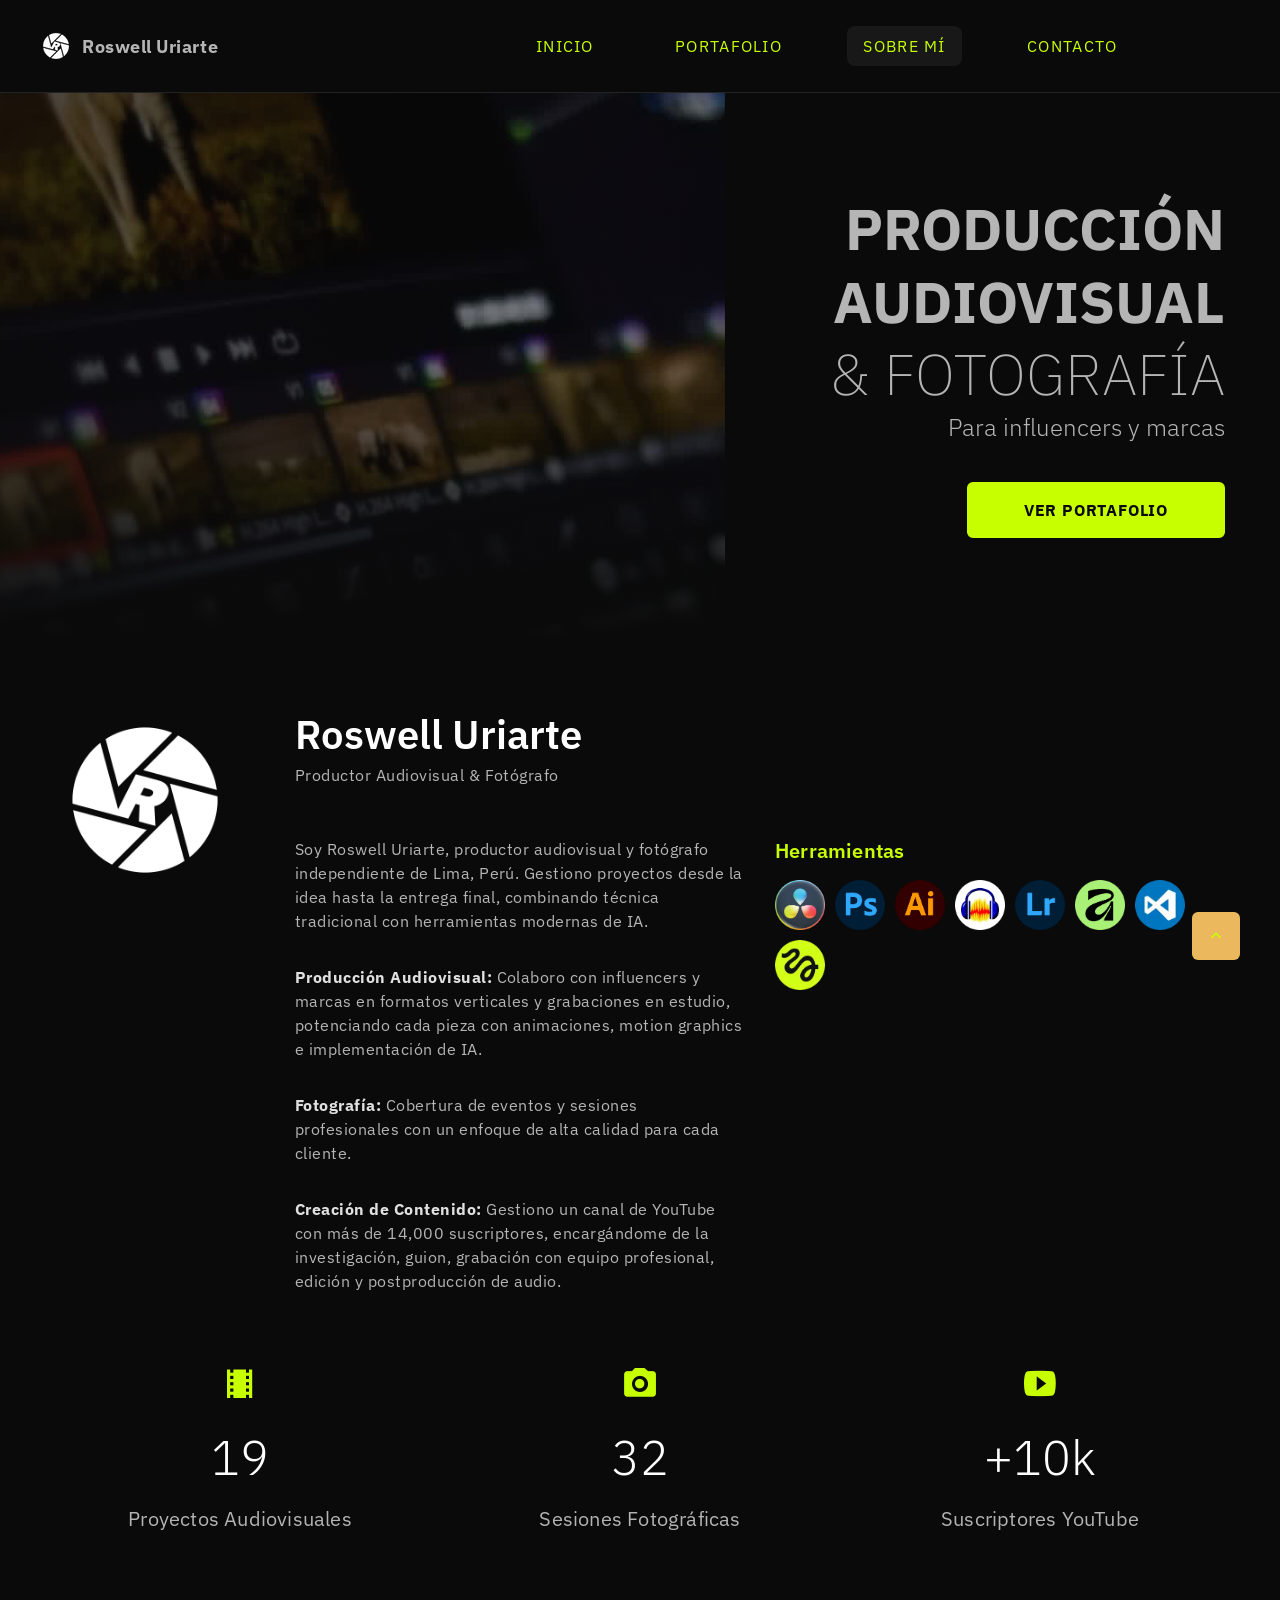
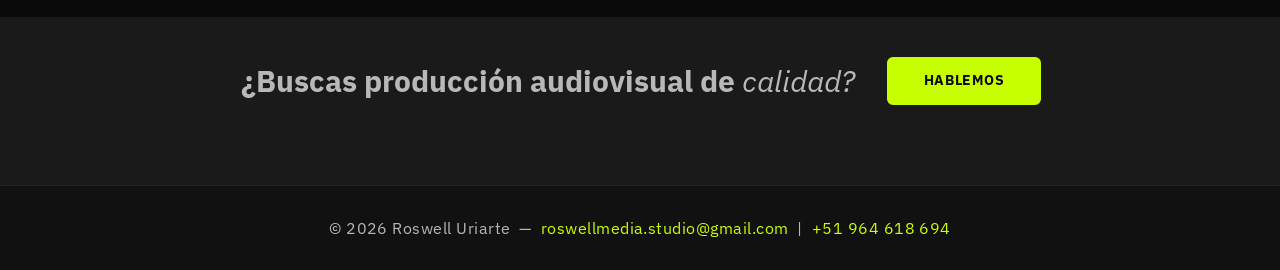
<file: index.html>
<!DOCTYPE html>
<html class="wide wow-animation" lang="es" style="background:#0a0a0a;">
  <head>
    <title>Roswell Uriarte</title>
    <meta name="format-detection" content="telephone=no">
    <meta name="viewport" content="width=device-width height=device-height initial-scale=1.0 maximum-scale=1.0 user-scalable=0">
    <meta http-equiv="X-UA-Compatible" content="IE=edge">
    <meta charset="utf-8">
    <meta name="theme-color" content="#0a0a0a">
    <meta name="description" content="Roswell Uriarte — Productor audiovisual y fotógrafo independiente en Lima, Perú. Producción de video, fotografía de eventos y creación de contenido para influencers y marcas.">
    <meta property="og:title" content="Roswell Uriarte — Producción Audiovisual &amp; Fotografía">
    <meta property="og:description" content="Productor audiovisual y fotógrafo independiente en Lima, Perú. Producción de video, fotografía de eventos y creación de contenido.">
    <meta property="og:image" content="https://roswelluriarte.com/IMG/hero-bg.jpg">
    <meta property="og:url" content="https://roswelluriarte.com/">
    <meta property="og:type" content="website">
    <meta name="twitter:card" content="summary_large_image">
    <link rel="icon" href="IMG/favicon.png" type="image/x-icon">
    <link rel="preconnect" href="https://fonts.googleapis.com">
    <link rel="preconnect" href="https://fonts.gstatic.com" crossorigin>
    <link rel="stylesheet" type="text/css" href="//fonts.googleapis.com/css?family=Work+Sans:300,700,800%7CIBM+Plex+Sans:200,300,400,400i,600,700">
    <link rel="stylesheet" href="css/bootstrap.css">
    <link rel="stylesheet" href="css/fonts.css">
    <link rel="stylesheet" href="css/style.css">
    <link rel="stylesheet" href="css/dark-override.css">
    <style>body { background: #0a0a0a !important; }</style>
  </head>
  <body>
    <a href="#main-content" class="skip-link">Saltar al contenido principal</a>
    <div class="page">
      <header class="section page-header">
        <div class="rd-navbar-wrap">
          <nav class="rd-navbar rd-navbar-minimal" data-layout="rd-navbar-fixed" data-sm-layout="rd-navbar-fixed" data-md-layout="rd-navbar-fixed" data-md-device-layout="rd-navbar-fixed" data-lg-layout="rd-navbar-static" data-lg-device-layout="rd-navbar-fixed" data-xl-layout="rd-navbar-static" data-xl-device-layout="rd-navbar-static" data-xxl-layout="rd-navbar-static" data-xxl-device-layout="rd-navbar-static" data-lg-stick-up-offset="46px" data-xl-stick-up-offset="46px" data-xxl-stick-up-offset="46px" data-lg-stick-up="true" data-xl-stick-up="true" data-xxl-stick-up="true">
            <div class="rd-navbar-main-outer">
              <div class="rd-navbar-main">
                <div class="rd-navbar-panel">
                  <button class="rd-navbar-toggle" data-rd-navbar-toggle="#rd-navbar-nav-wrap-1"><span></span></button>
                  <a class="rd-navbar-brand" href="index.html"><img src="IMG/favicon.png" alt="" width="32" height="32" style="border-radius:50%;"/><span class="brand-name">Roswell Uriarte</span></a>
                </div>
                <div class="rd-navbar-main-element">
                  <div class="rd-navbar-nav-wrap" id="rd-navbar-nav-wrap-1">
                    <ul class="rd-navbar-nav">
                      <li class="rd-nav-item active"><a class="rd-nav-link" href="index.html" aria-current="page">Inicio</a></li>
                      <li class="rd-nav-item"><a class="rd-nav-link" href="portfolio.html">Portafolio</a></li>
                      <li class="rd-nav-item"><a class="rd-nav-link" href="#about">Sobre m&iacute;</a></li>
                      <li class="rd-nav-item"><a class="rd-nav-link" href="contacts.html">Contacto</a></li>
                    </ul>
                  </div>
                </div>
              </div>
            </div>
          </nav>
        </div>
      </header>
      <main id="main-content">
      <!-- Overlapping Screen-->
      <section class="section section-overlap bg-decorate">
        <div class="section-overlap-image" style="background-image: url(IMG/hero-bg.jpg)"></div>
        <div class="section-overlap-content">
          <div class="container">
            <div class="row">
              <div class="col-md-8 col-lg-7 col-xl-6 text-end">
                <h1 class="wow-outer"><span class="font-weight-bold wow-outer"><span class="wow slideInUp">PRODUCCI&Oacute;N AUDIOVISUAL</span></span><span class="font-weight-exlight wow-outer"><span class="wow slideInUp" data-wow-delay=".1s">&nbsp;&amp; FOTOGRAF&Iacute;A</span></span></h1>
                <div class="wow-outer">
                  <h4 class="font-weight-light wow slideInUp" data-wow-delay=".2s">Para influencers y marcas</h4>
                </div>
                <div class="wow-outer button-outer"><a class="button button-lg button-primary button-winona wow slideInUp" href="portfolio.html" data-wow-delay=".3s">Ver Portafolio</a></div>
              </div>
            </div>
          </div>
        </div>
      </section>
      <!-- About Me -->
      <section class="section section-lg bg-default" id="about">
        <div class="container">
          <article class="profile-modern">
            <div class="profile-modern-figure"><img class="profile-modern-image" src="IMG/logo/about.webp" alt="Roswell Uriarte" width="336" height="336" loading="lazy"/></div>
            <div class="profile-modern-main">
              <div class="profile-modern-header">
                <div class="profile-modern-header-item">
                  <h3>Roswell Uriarte</h3>
                  <p>Productor Audiovisual &amp; Fot&oacute;grafo</p>
                </div>
                <div class="profile-modern-item">
                  <div class="group group-xs group-middle"><a class="icon icon-sm icon-creative mdi mdi-youtube" href="https://www.youtube.com/@Ros01" target="_blank" rel="noopener" aria-label="YouTube"></a></div>
                </div>
              </div>
              <div class="row row-30">
                <div class="col-lg-6">
                  <p style="margin-bottom:2rem;">Soy Roswell Uriarte, productor audiovisual y fot&oacute;grafo independiente de Lima, Per&uacute;. Gestiono proyectos desde la idea hasta la entrega final, combinando t&eacute;cnica tradicional con herramientas modernas de IA.</p>
                  <p style="margin-bottom:2rem;"><strong>Producci&oacute;n Audiovisual:</strong> Colaboro con influencers y marcas en formatos verticales y grabaciones en estudio, potenciando cada pieza con animaciones, motion graphics e implementaci&oacute;n de IA.</p>
                  <p style="margin-bottom:2rem;"><strong>Fotograf&iacute;a:</strong> Cobertura de eventos y sesiones profesionales con un enfoque de alta calidad para cada cliente.</p>
                  <p style="margin-bottom:2rem;"><strong>Creaci&oacute;n de Contenido:</strong> Gestiono un canal de YouTube con m&aacute;s de 14,000 suscriptores, encarg&aacute;ndome de la investigaci&oacute;n, guion, grabaci&oacute;n con equipo profesional, edici&oacute;n y postproducci&oacute;n de audio.</p>
                </div>
                <div class="col-lg-6">
                  <h5 class="font-weight-sbold text-primary">Herramientas</h5>
                  <div class="group group-sm group-middle" style="margin-top:15px;">
                    <span><img src="IMG/icons/davinci-resolve.webp" alt="DaVinci Resolve" title="DaVinci Resolve" width="50" height="50" loading="lazy"></span>
                    <span><img src="IMG/icons/photoshop.webp" alt="Photoshop" title="Photoshop" width="50" height="50" loading="lazy"></span>
                    <span><img src="IMG/icons/illustrator.webp" alt="Illustrator" title="Illustrator" width="50" height="50" loading="lazy"></span>
                    <span><img src="IMG/icons/audacity.webp" alt="Audacity" title="Audacity" width="50" height="50" loading="lazy"></span>
                    <span><img src="IMG/icons/lightroom.webp" alt="Lightroom" title="Lightroom" width="50" height="50" loading="lazy"></span>
                    <span><img src="IMG/icons/affinity.webp" alt="Affinity" title="Affinity" width="50" height="50" loading="lazy"></span>
                    <span><img src="IMG/icons/vscode.webp" alt="VS Code" title="VS Code" width="50" height="50" loading="lazy"></span>
                    <span><img src="IMG/icons/higgsfield.webp" alt="Higgsfield AI" title="Higgsfield AI" width="50" height="50" loading="lazy"></span>
                  </div>
                </div>
              </div>
            </div>
          </article>
          <div class="row row-50" style="margin-top:40px;">
            <div class="col-6 col-md-4 wow-outer">
              <article class="counter-minimal wow slideInUp" data-wow-delay=".1s">
                <div class="counter-minimal-icon mdi mdi-filmstrip"></div>
                <div class="counter-minimal-main"><div class="counter">30</div></div>
                <h5 class="counter-minimal-title">Proyectos Audiovisuales</h5>
              </article>
            </div>
            <div class="col-6 col-md-4 wow-outer">
              <article class="counter-minimal wow slideInUp" data-wow-delay=".1s">
                <div class="counter-minimal-icon mdi mdi-camera"></div>
                <div class="counter-minimal-main"><div class="counter">50</div></div>
                <h5 class="counter-minimal-title">Sesiones Fotogr&aacute;ficas</h5>
              </article>
            </div>
            <div class="col-6 col-md-4 wow-outer">
              <article class="counter-minimal wow slideInUp" data-wow-delay=".1s">
                <a href="https://www.youtube.com/@Ros01" target="_blank" rel="noopener" style="display:contents;color:inherit"><div class="counter-minimal-icon mdi mdi-youtube-play"></div></a>
                <div class="counter-minimal-main"><div class="counter counter-youtube">14</div></div>
                <h5 class="counter-minimal-title">Suscriptores YouTube</h5>
              </article>
            </div>
          </div>
        </div>
      </section>
      <!-- CTA -->
      <section class="section section-xs bg-gray-700 text-center" style="padding-bottom:80px;">
        <div class="container">
          <div class="row justify-content-center">
            <div class="col-sm-10 col-md-12">
              <div class="box-cta-thin">
                <h4 class="wow-outer"><span class="wow slideInRight"> &iquest;Buscas producci&oacute;n audiovisual de <span class="text-italic">calidad?</span> </span></h4>
                <div class="wow-outer button-outer"><a class="button button-primary button-winona wow slideInLeft" href="contacts.html">Hablemos</a></div>
              </div>
            </div>
          </div>
        </div>
      </section>
      </main>
      <footer class="section footer-standard bg-gray-700">
        <div class="container">
          <div class="footer-standard-aside" style="text-align:center;border-top:none;">
            <p class="rights"><span class="rights-item">&copy;&nbsp;<span class="copyright-year"></span>&nbsp;Roswell Uriarte</span><span class="rights-sep">&mdash;</span><span class="rights-item"><a class="link-default" href="mailto:roswellmedia.studio@gmail.com">roswellmedia.studio@gmail.com</a></span><span class="rights-sep">|</span><span class="rights-item"><a class="link-default" href="https://wa.me/51964618694" target="_blank" rel="noopener">+51 964 618 694</a></span></p>
          </div>
        </div>
      </footer>
    </div>
    <script src="js/core.min.js"></script>
    <script src="js/script.js"></script>

  </body>
</html>
</file>
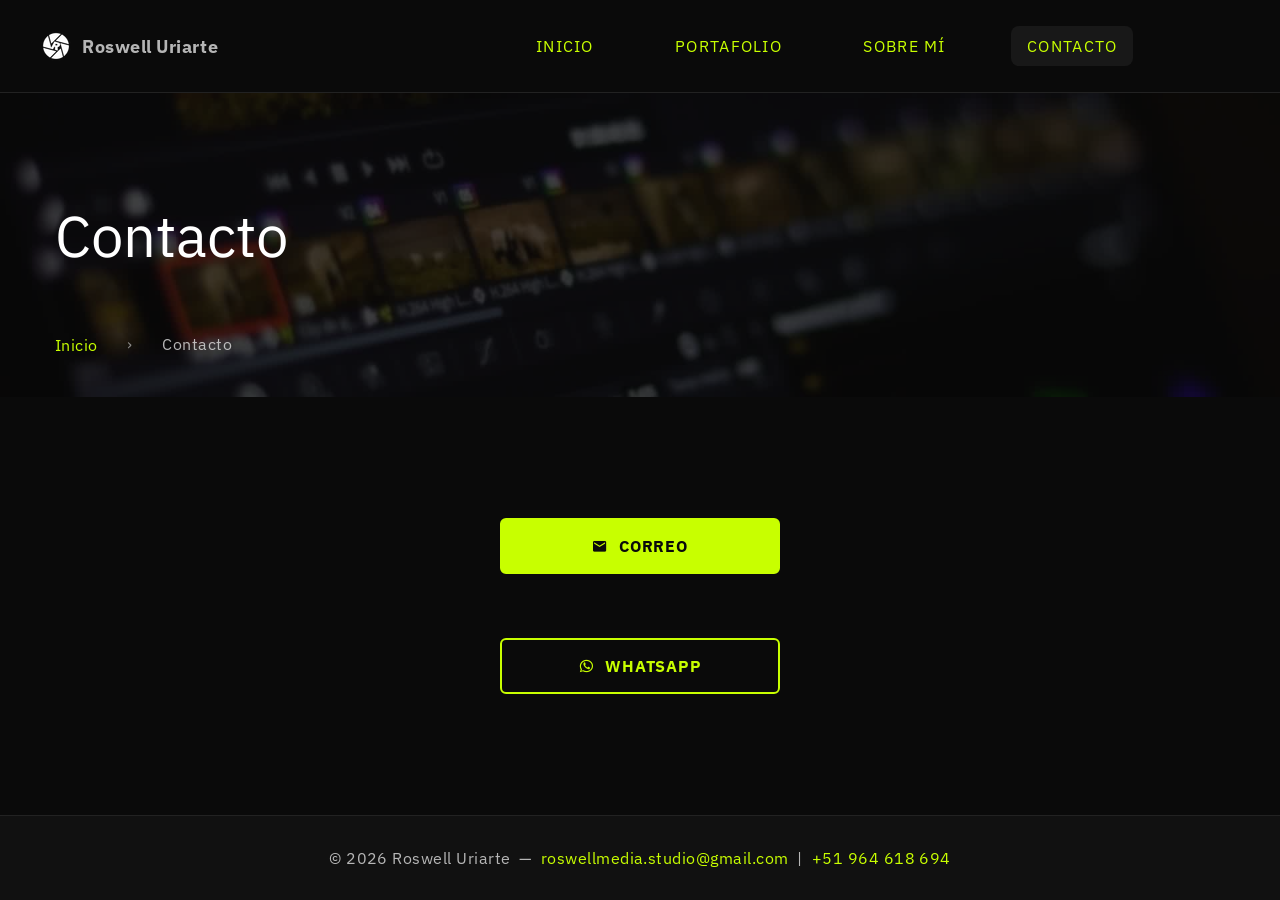
<file: contacts.html>
<!DOCTYPE html>
<html class="wide wow-animation" lang="es" style="background:#0a0a0a;">
  <head>
    <title>Contacto &mdash; Roswell Uriarte</title>
    <meta name="description" content="Contacta a Roswell Uriarte — Productor audiovisual y fotógrafo en Lima, Perú. Escríbeme por correo o WhatsApp para tu próximo proyecto.">
    <meta property="og:title" content="Contacto — Roswell Uriarte">
    <meta property="og:description" content="Contacta a Roswell Uriarte para producción audiovisual y fotografía profesional en Lima, Perú.">
    <meta property="og:image" content="https://roswelluriarte.com/IMG/hero-bg.jpg">
    <meta property="og:url" content="https://roswelluriarte.com/contacts.html">
    <meta property="og:type" content="website">
    <meta name="twitter:card" content="summary_large_image">
    <meta name="format-detection" content="telephone=no">
    <meta name="viewport" content="width=device-width height=device-height initial-scale=1.0 maximum-scale=1.0 user-scalable=0">
    <meta http-equiv="X-UA-Compatible" content="IE=edge">
    <meta charset="utf-8">
    <meta name="theme-color" content="#0a0a0a">
    <link rel="icon" href="IMG/favicon.png" type="image/x-icon">
    <link rel="preconnect" href="https://fonts.googleapis.com">
    <link rel="preconnect" href="https://fonts.gstatic.com" crossorigin>
    <link rel="stylesheet" type="text/css" href="//fonts.googleapis.com/css?family=Work+Sans:300,700,800%7CIBM+Plex+Sans:200,300,400,400i,600,700">
    <link rel="stylesheet" href="css/bootstrap.css">
    <link rel="stylesheet" href="css/fonts.css">
    <link rel="stylesheet" href="css/style.css">
    <link rel="stylesheet" href="css/dark-override.css">
    <style>body { background: #0a0a0a !important; }</style>
  </head>
  <body>
    <a href="#main-content" class="skip-link">Saltar al contenido principal</a>
    <div class="page" style="display:flex;flex-direction:column;min-height:100vh;">
      <header class="section page-header">
        <div class="rd-navbar-wrap">
          <nav class="rd-navbar rd-navbar-minimal" data-layout="rd-navbar-fixed" data-sm-layout="rd-navbar-fixed" data-md-layout="rd-navbar-fixed" data-md-device-layout="rd-navbar-fixed" data-lg-layout="rd-navbar-static" data-lg-device-layout="rd-navbar-fixed" data-xl-layout="rd-navbar-static" data-xl-device-layout="rd-navbar-static" data-xxl-layout="rd-navbar-static" data-xxl-device-layout="rd-navbar-static" data-lg-stick-up-offset="46px" data-xl-stick-up-offset="46px" data-xxl-stick-up-offset="46px" data-lg-stick-up="true" data-xl-stick-up="true" data-xxl-stick-up="true">
            <div class="rd-navbar-main-outer">
              <div class="rd-navbar-main">
                <div class="rd-navbar-panel">
                  <button class="rd-navbar-toggle" data-rd-navbar-toggle="#rd-navbar-nav-wrap-1"><span></span></button>
                  <a class="rd-navbar-brand" href="index.html"><img src="IMG/favicon.png" alt="" width="32" height="32" style="border-radius:50%;"/><span class="brand-name">Roswell Uriarte</span></a>
                </div>
                <div class="rd-navbar-main-element">
                  <div class="rd-navbar-nav-wrap" id="rd-navbar-nav-wrap-1">
                    <ul class="rd-navbar-nav">
                      <li class="rd-nav-item"><a class="rd-nav-link" href="index.html">Inicio</a></li>
                      <li class="rd-nav-item"><a class="rd-nav-link" href="portfolio.html">Portafolio</a></li>
                      <li class="rd-nav-item"><a class="rd-nav-link" href="index.html#about">Sobre m&iacute;</a></li>
                      <li class="rd-nav-item active"><a class="rd-nav-link" href="contacts.html" aria-current="page">Contacto</a></li>
                    </ul>
                  </div>
                </div>
              </div>
            </div>
          </nav>
        </div>
      </header>
      <main id="main-content" style="flex:1;display:flex;flex-direction:column;">
      <!-- Breadcrumbs-->
      <section class="breadcrumbs-custom bg-image context-dark" style="background-image: url(IMG/hero-bg.jpg);">
        <div class="breadcrumbs-custom-inner">
          <div class="container breadcrumbs-custom-container">
            <div class="breadcrumbs-custom-main">
              <h1 class="breadcrumbs-custom-title">Contacto</h1>
            </div>
            <ul class="breadcrumbs-custom-path">
              <li><a href="index.html">Inicio</a></li>
              <li class="active">Contacto</li>
            </ul>
          </div>
        </div>
      </section>
      <section class="section section-lg text-center" style="flex:1;display:flex;flex-direction:column;justify-content:center;">
        <div class="container">
          <div class="row justify-content-center">
            <div class="col-sm-8 col-md-6">
              <div style="display:flex;flex-direction:column;gap:24px;align-items:center;">
                <a class="button button-lg button-primary button-winona" href="mailto:roswellmedia.studio@gmail.com" style="min-width:280px;"><span class="icon mdi mdi-email" style="margin-right:10px;"></span>Correo</a>
                <a class="button button-lg button-primary-outline button-winona" href="https://wa.me/51964618694" target="_blank" rel="noopener" style="min-width:280px;"><span class="icon mdi mdi-whatsapp" style="margin-right:10px;"></span>WhatsApp</a>
              </div>
            </div>
          </div>
        </div>
      </section>
      </main>
      <footer class="section footer-standard bg-gray-700">
        <div class="container">
          <div class="footer-standard-aside" style="text-align:center;border-top:none;">
            <p class="rights"><span class="rights-item">&copy;&nbsp;<span class="copyright-year"></span>&nbsp;Roswell Uriarte</span><span class="rights-sep">&mdash;</span><span class="rights-item"><a class="link-default" href="mailto:roswellmedia.studio@gmail.com">roswellmedia.studio@gmail.com</a></span><span class="rights-sep">|</span><span class="rights-item"><a class="link-default" href="https://wa.me/51964618694" target="_blank" rel="noopener">+51 964 618 694</a></span></p>
          </div>
        </div>
      </footer>
    </div>
    <script src="js/core.min.js"></script>
    <script src="js/script.js"></script>
  </body>
</html>
</file>
<file: css/fonts.css>
/*
*
* Fonts
*/

/*
*
* Material Design Icons
* --------------------------------------------------
*/
@font-face {
	font-family: "Material Design Icons";
	src: url("../fonts/materialdesignicons-webfont.eot?v=1.4.57");
	src: url("../fonts/materialdesignicons-webfont.eot?#iefix&v=1.4.57") format("embedded-opentype"), url("../fonts/materialdesignicons-webfont.woff2?v=1.4.57") format("woff2"), url("../fonts/materialdesignicons-webfont.woff?v=1.4.57") format("woff"), url("../fonts/materialdesignicons-webfont.ttf?v=1.4.57") format("truetype"), url("../fonts/materialdesignicons-webfont.svg?v=1.4.57#materialdesigniconsregular") format("svg");
	font-weight: normal;
	font-style: normal;
}

.mdi {
	display: inline-block;
	font: normal normal normal 24px/1 "Material Design Icons";
	font-size: inherit;
	text-rendering: auto;
	-webkit-font-smoothing: antialiased;
	-moz-osx-font-smoothing: grayscale;
	transform: translate(0, 0);
}

.mdi-camera:before {
	content: "\f1f6";
}

.mdi-email:before {
	content: "\f2e3";
}

.mdi-filmstrip:before {
	content: "\f325";
}

.mdi-whatsapp:before {
	content: "\f690";
}

.mdi-youtube-play:before {
	content: "\f6b0";
}
</file>
<file: css/style.css>
@charset "UTF-8";/*
* Trunk version 2.0.0
*/a:focus,button:focus {	outline: none !important;}button::-moz-focus-inner {	border: 0;}*:focus {	outline: none;}input,button {	outline: none;}p {	margin: 0;}ul {	list-style: none;	padding: 0;	margin: 0;}ul li {	display: block;}html p a:hover {	text-decoration: none;}/*
*
* Typography
*/body {	font-family: "IBM Plex Sans", -apple-system, BlinkMacSystemFont, "Segoe UI", Roboto, "Helvetica Neue", Arial, sans-serif;	font-size: 14px;	line-height: 1.7;	font-weight: 400;	color: rgba(21, 21, 21, 0.7);	background-color: #fff;	-webkit-text-size-adjust: none;	-webkit-font-smoothing: subpixel-antialiased;	letter-spacing: .03em;}@media (min-width: 768px) {	body {		font-size: 16px;		line-height: 1.5;	}}h1, h3, h4, h5 {	margin-top: 0;	margin-bottom: 0;	color: #2c2c2c;}h1 a, h3 a, h4 a, h5 a {	color: inherit;}h1 a:hover, h3 a:hover, h4 a:hover, h5 a:hover {	color: #ebb85e;}h1 span, h3 span, h4 span, h5 span {	display: inline-block;}h1 > span.icon, h3 > span.icon, h4 > span.icon, h5 > span.icon {	display: inline-block;	margin-right: 5px;}h1 {	font-size: 30px;	line-height: 1.15;	letter-spacing: 0;}@media (min-width: 576px) {	h1 {		font-size: 32px;	}}@media (min-width: 768px) {	h1 {		font-size: 46px;		line-height: 1.25;	}}@media (min-width: 992px) {	h1 {		font-size: 54px;	}}@media (min-width: 1200px) {	h1 {		font-size: 58px;	}}@media (min-width: 1600px) {	h1 {		font-size: 64px;		line-height: 1.25;	}}h3 {	font-size: 24px;	line-height: 1.3;	letter-spacing: 0;	font-weight: 600;}@media (min-width: 768px) {	h3 {		font-size: 30px;		line-height: 1.4;	}}@media (min-width: 1200px) {	h3 {		font-size: 40px;		line-height: 1.2;	}}h4 {	font-size: 18px;	line-height: 1.5;	letter-spacing: 0;}@media (min-width: 1200px) {	h4 {		font-size: 24px;		line-height: 1.33333;	}}h5 {	font-size: 16px;	line-height: 1.5;	letter-spacing: .01em;}@media (min-width: 768px) {	h5 {		font-size: 20px;		line-height: 1.4;	}}strong {	font-weight: 700;	color: #74757f;}.wow-outer span {	display: block;}.wow-outer .wow > span {	display: inline;}p [style*='max-width'] {	display: inline-block;}p a {	color: inherit;}html .page .text-primary {	color: #ebb85e;}/*
*
* Brand
*//*
*
* Links
*/a {	transition: all 0.3s ease-in-out;}a, a:focus, a:active, a:hover {	text-decoration: none;}a, a:focus, a:active {	color: #ebb85e;}a:hover {	color: #e1991c;}a[href*='tel'], a[href*='mailto'] {	white-space: nowrap;}.link-default, .link-default:active, .link-default:focus {	color: rgba(21, 21, 21, 0.7);}.link-default:hover {	color: #ebb85e;}.context-dark .link-default, .bg-gray-700 .link-default {	color: #aeb1be;}.context-dark .link-default:hover, .bg-gray-700 .link-default:hover {	color: #fff;}/*
*
* Blocks
*//*
*
* Boxes
*/div.box-cta-thin {	display: inline-table;	text-align: center;	vertical-align: middle;	margin-bottom: -25px;	margin-left: -30px;}div.box-cta-thin:empty {	margin-bottom: 0;	margin-left: 0;}div.box-cta-thin > * {	display: inline-block;	margin: 0 0 25px 30px;}div.box-cta-thin > * {	margin-top: 0;	vertical-align: middle;}@media (min-width: 768px) and (max-width: 991.98px) {	div.box-cta-thin > * {		max-width: 500px;	}}@media (min-width: 992px) {	div.box-cta-thin h4 {		font-size: 30px;	}}div.box-cta-thin h4 {	padding: 0 2px;	font-weight: 700;}div.box-cta-thin h4 .text-italic {	font-weight: 400;}/*
* Element groups
*/html .group {	margin-bottom: -15px;	margin-left: -20px;}html .group:empty {	margin-bottom: 0;	margin-left: 0;}html .group > * {	display: inline-block;	margin: 0 0 15px 20px;}@media (min-width: 992px) {	html .group {		margin-left: -30px;	}	html .group > * {		margin-left: 30px;	}}html .group-xs {	margin-bottom: -7px;	margin-left: -7px;}html .group-xs:empty {	margin-bottom: 0;	margin-left: 0;}html .group-xs > * {	display: inline-block;	margin: 0 0 7px 7px;}html .group-sm {	margin-bottom: -10px;	margin-left: -10px;}html .group-sm:empty {	margin-bottom: 0;	margin-left: 0;}html .group-sm > * {	display: inline-block;	margin: 0 0 10px 10px;}html .group-middle {	display: table;	vertical-align: middle;}html .group-middle > * {	vertical-align: middle;}* + .group {	margin-top: 30px;}* + .group-xs {	margin-top: 35px;}* + .group-sm {	margin-top: 30px;}/*
*
* Responsive units
*//*
*
* Lists
*//*
*
* Images
*/img {	display: inline-block;	max-width: 100%;	height: auto;}/*
*
* Icons
*/.icon {	display: inline-block;	font-size: 16px;	line-height: 1;}.icon::before {	position: relative;	display: inline-block;	font-weight: 400;	font-style: normal;	speak: none;	text-transform: none;}.icon-creative {	display: inline-block;	text-align: center;	width: 2em;	height: 2em;	line-height: 2em;	border-radius: 50%;}.icon-creative, .icon-creative:active, .icon-creative:focus {	color: #aeb1be;}.icon-creative::after {	content: '';	position: absolute;	top: 0;	right: 0;	bottom: 0;	left: 0;	z-index: -1;	border-radius: inherit;	pointer-events: none;	opacity: 0;	transform: scale3d(0, 0, 0);	transition: .22s;}.icon-creative:hover {	color: #fff;}.icon-creative:hover::after {	opacity: 1;	transform: scale3d(1, 1, 1);}.icon-creative[class*='google']::after {	background: #ff3807;}.icon-sm {	font-size: 20px;}/*
*
* Tables custom
*//*
*
* Dividers
*//*
*
* Buttons
*/.button {	position: relative;	overflow: hidden;	display: inline-block;	padding: 13px 35px;	font-size: 14px;	line-height: 1.25;	border: 2px solid;	border-radius: 6px;	font-family: "IBM Plex Sans", -apple-system, BlinkMacSystemFont, "Segoe UI", Roboto, "Helvetica Neue", Arial, sans-serif;	font-weight: 700;	letter-spacing: 0.05em;	text-transform: uppercase;	white-space: nowrap;	text-overflow: ellipsis;	text-align: center;	cursor: pointer;	vertical-align: middle;	user-select: none;	transition: 0.25s cubic-bezier(0.2, 1, 0.3, 1);}.button-default, .button-default:focus {	color: #aeb1be;	background-color: #2c2c2c;	border-color: #2c2c2c;}.button-default:hover, .button-default:active {	color: #fff;	background-color: #ebb85e;	border-color: #ebb85e;}.button.button-primary, .button.button-primary:focus {	color: #fff;	background-color: #ebb85e;	border-color: #ebb85e;}.button.button-primary:hover, .button.button-primary:active {	color: #fff;	background-color: #a47114;	border-color: #a47114;}.button-primary-outline, .button-primary-outline:focus {	color: #2c2c2c;	background-color: transparent;	border-color: #ebb85e;}.button-primary-outline:hover, .button-primary-outline:active {	color: #fff;	background-color: #ebb85e;	border-color: #ebb85e;}.button-winona {	position: relative;	overflow: hidden;	display: inline-block;	vertical-align: middle;	text-align: center;}.button-winona .content-original,.button-winona .content-dubbed {	vertical-align: middle;	transition: transform 0.3s cubic-bezier(0.2, 1, 0.3, 1), opacity 0.3s cubic-bezier(0.2, 1, 0.3, 1);}.button-winona .content-original {	display: block;}.button-winona .content-dubbed {	position: absolute;	width: 100%;	top: 50%;	left: 0;	opacity: 0;	transform: translate3d(0, 0, 0);}.button-winona:hover .content-original {	opacity: 0;	transform: translate3d(0, -30%, 0);}.button-winona:hover .content-dubbed {	opacity: 1;	transform: translate3d(0, 0, 0) translateY(-50%);}.button-lg {	padding: 14px 35px;	font-size: 15px;	line-height: 1.5;}@media (min-width: 576px) {	.button-lg {		font-size: 16px;		padding-left: 55px;		padding-right: 55px;	}}/*
*
* Form styles
*/#form-output-global {	position: fixed;	bottom: 30px;	left: 15px;	z-index: 2000;	visibility: hidden;	transform: translate3d(-500px, 0, 0);	transition: .3s all ease;}#form-output-global.active {	visibility: visible;	transform: translate3d(0, 0, 0);}@media (min-width: 576px) {	#form-output-global {		left: 30px;	}}/*
*
* Posts
*//*
*
* Quotes
*//*
*
* Thumbnails
*/.thumbnail-corporate {	position: relative;	overflow: hidden;	display: flex;	color: #fff;	text-align: left;}.thumbnail-corporate * {	color: inherit;}.thumbnail-corporate:hover {	color: #fff;}.thumbnail-corporate > * {	width: 100%;	flex-shrink: 0;}.thumbnail-corporate-dummy {	width: 100%;	visibility: hidden;	pointer-events: none;}.thumbnail-corporate-dummy::before {	content: '';	display: block;	width: 0;	padding-bottom: 69.18919%;}.thumbnail-corporate-image {	position: absolute;	top: 50%;	left: 50%;	transform: translate(-50%, -50%);	min-height: 100%;	min-width: 100%;	width: auto;	height: auto;	max-width: none;}@supports (object-fit: cover) {	.thumbnail-corporate-image {		left: 0;		top: 0;		transform: none;		object-fit: cover;		width: 100%;		height: 100%;		object-position: center center;	}}@media (max-width: 575.98px) {	.thumbnail-corporate {		max-width: 360px;		margin-left: auto;		margin-right: auto;	}}/*
*
* Breadcrumbs
*/.breadcrumbs-custom {	position: relative;	display: flex;	background-color: #2c2c2c;	background-position: 20% 20%;}.breadcrumbs-custom-inner {	display: flex;	min-height: inherit;	width: 100%;	padding: 50px 0 25px;	background: rgba(21, 21, 21, 0.56);}.breadcrumbs-custom-container {	display: flex;	flex-direction: column;	justify-content: space-between;}.breadcrumbs-custom-container::before {	content: '';	display: block;}.breadcrumbs-custom-path {	margin-left: -15px;	margin-right: -15px;}.breadcrumbs-custom-path > * {	padding-left: 15px;	padding-right: 15px;}.breadcrumbs-custom-path li {	position: relative;	display: inline-block;	vertical-align: middle;	color: rgba(255, 255, 255, 0.7);}.breadcrumbs-custom-path li::after {
	content: "\203A";
	position: absolute;
	top: 51%;
	right: -5px;
	display: inline-block;
	font-size: inherit;
	font-style: normal;
	color: rgba(255, 255, 255, 0.5);
	transform: translate3d(0, -50%, 0);
}.breadcrumbs-custom-path li:last-child:after {	display: none;}.breadcrumbs-custom-path a {	display: inline;	vertical-align: middle;}.breadcrumbs-custom-path a, .breadcrumbs-custom-path a:active, .breadcrumbs-custom-path a:focus {	color: rgba(255, 255, 255, 0.7);}.breadcrumbs-custom-path a:hover {	color: #fff;}* + .breadcrumbs-custom-path {	margin-top: 25px;}@media (min-width: 576px) {	.breadcrumbs-custom-path {		margin-left: -30px;		margin-right: -30px;	}	.breadcrumbs-custom-path > * {		padding-left: 30px;		padding-right: 30px;	}	* + .breadcrumbs-custom-path {		margin-top: 30px;	}}@media (min-width: 768px) {	.breadcrumbs-custom {		min-height: 23.75vw;	}	.breadcrumbs-custom-inner {		padding: 80px 0 30px;	}}@media (min-width: 992px) {	.breadcrumbs-custom-inner {		padding-bottom: 40px;	}}@media (min-width: 1600px) {	.breadcrumbs-custom {		min-height: 456px;	}	.breadcrumbs-custom-inner {		padding: 50px 0 40px;	}}/*
*
* Pagination custom
*//*
*
* Snackbars
*/.snackbars {	padding: 9px 16px;	margin-left: auto;	margin-right: auto;	color: #fff;	text-align: left;	background-color: #ebb85e;	box-shadow: 0 1px 4px 0 rgba(0, 0, 0, 0.15);	border-radius: 6px;	font-size: 14px;}.snackbars p span:last-child {	padding-left: 14px;}@media (min-width: 576px) {	.snackbars {		max-width: 540px;		padding: 12px 15px;		font-size: 15px;	}}/*
*
* Footers
*/.footer-standard h4 + * {	margin-top: 14px;}.footer-standard h4 {	font-weight: 600;}.footer-standard-aside {	padding: 30px 0;}.footer-standard-aside {	margin-bottom: -18px;	text-align: center;}.footer-standard-aside > * {	margin-bottom: 18px;}.footer-standard-aside > * {	margin-top: 0;}@media (min-width: 768px) {	.footer-standard h4 + * {		margin-top: 25px;	}	.footer-standard-aside {		display: flex;		align-items: center;		flex-wrap: wrap;		justify-content: space-between;		text-align: center;		margin-left: -20px;	}	.footer-standard-aside > * {		margin-left: 20px;	}}/*
*
* Pricing tables
*//*
*
* Profiles
*/.profile-modern {	text-align: left;}.profile-modern > * + * {	margin-top: 35px;}.profile-modern-header {	display: flex;	justify-content: space-between;	flex-wrap: wrap;	margin-bottom: -10px;	margin-left: -20px;}.profile-modern-header:empty {	margin-bottom: 0;	margin-left: 0;}.profile-modern-header > * {	display: inline-block;	margin: 0 0 10px 20px;}.profile-modern-header * + p {	margin-top: 5px;}.profile-modern-figure {	position: relative;	overflow: hidden;	border-radius: 6px;}.profile-modern-image {	display: block;	width: 100%;}@media (max-width: 575.98px) {	.profile-modern {		max-width: 360px;		margin-left: auto;		margin-right: auto;	}	.profile-modern * + .row {		margin-top: 15px;	}}@media (max-width: 767.98px) {	.profile-modern-figure {		max-width: 330px;		margin-left: auto;		margin-right: auto;	}}@media (min-width: 768px) {	.profile-modern {		display: flex;		align-items: flex-start;		margin-left: -30px;	}	.profile-modern > * {		margin-left: 30px;	}	.profile-modern > * + * {		margin-top: 0;	}	.profile-modern-figure {		max-width: 50%;		flex-shrink: 0;	}	.profile-modern-main {		flex-grow: 1;	}	* + .profile-modern-main {		margin-top: 0;	}}@media (min-width: 992px) {	.profile-modern-figure {		max-width: 28%;	}}@media (min-width: 768px) and (max-width: 1199.98px) {	.profile-modern {		font-size: 14px;	}	.profile-modern * + .row {		margin-top: 31px;	}}@media (min-width: 1200px) {	.profile-modern {		margin-left: -60px;	}	.profile-modern > * {		margin-left: 60px;	}}/*
*
* Counters
*/.counter-minimal {	position: relative;	text-align: center;	color: #151515;}.counter-minimal-icon {	font-size: 35px;	line-height: 1;	color: #ebb85e;}.counter-minimal-main {	font-family: "IBM Plex Sans", -apple-system, BlinkMacSystemFont, "Segoe UI", Roboto, "Helvetica Neue", Arial, sans-serif;	font-size: 36px;	font-weight: 300;	line-height: 1.2;	letter-spacing: 0;}.counter-minimal-main > * {	display: inline;	font: inherit;}.counter-minimal-main span {	display: inline;}* + .counter-minimal-title {	margin-top: 10px;}* + .counter-minimal-main {	margin-top: 15px;}@media (max-width: 575.98px) {	.counter-minimal-title {		font-size: 16px;		line-height: 1.4;	}}@media (min-width: 768px) {	.counter-minimal-icon {		font-size: 38px;	}}@media (min-width: 768px) {	.counter-minimal-title {		font-size: 18px;	}	.counter-minimal-main {		font-size: 48px;	}}@media (min-width: 1200px) {	* + .counter-minimal-main {		margin-top: 25px;	}	* + .counter-minimal-title {		margin-top: 18px;	}	.counter-minimal-title {		font-size: 20px;	}}/*
*
* Layouts
*/.layout-navbar-demo {	position: relative;	overflow: hidden;	min-height: 400px;	background: #e8e9ee;}.layout-navbar-demo .rd-navbar-fixed .rd-navbar-panel {	position: relative;	z-index: 10;}.layout-navbar-demo .rd-navbar-fixed .rd-navbar-nav-wrap {	position: absolute;	z-index: 9;}.layout-navbar-demo .rd-navbar-fixed .rd-navbar-main-outer,.layout-navbar-demo .rd-navbar-fixed .rd-navbar-main-element {	position: static;}.layout-navbar-demo .rd-navbar-fixed.rd-navbar .rd-search {	position: absolute;	z-index: 1;}@media (min-width: 1200px) {	.layout-navbar-demo {		min-height: 550px;	}}.container + .layout-navbar-demo {	margin-top: 20px;}/*
*
* Timeline
*//*
*
* Careers
*//*
*
* Comments
*//*
*
* Jumbotron Classic
*//** @section Banner *//*
*
* Page layout
*/.page {	position: relative;	overflow: hidden;	min-height: 100vh;}/*
*
* Text styling
*/.text-italic {	font-style: italic;}.font-weight-exlight {	font-weight: 200;}.font-weight-light {	font-weight: 300;}.font-weight-sbold {	font-weight: 600;}/*
*
* Offsets
*/* + p {	margin-top: 16px;}h3 + p,h3 + .p {	margin-top: 18px;}h4 + p,h4 + .p {	margin-top: 16px;}* + h1 {	margin-top: 15px;}h3 + h1 {	margin-top: 5px;}* + h4 {	margin-top: 15px;}* + h5 {	margin-top: 15px;}p + p {	margin-top: 14px;}img + p {	margin-top: 15px;}h3 + img {	margin-top: 42px;}* + .row {	margin-top: 30px;}* + .button,* + .button-outer {	margin-top: 25px;}html * + .offset-top-2 {	margin-top: 25px;}h3 + .row {	margin-top: 35px;}.container + .container {	margin-top: 35px;}.container + .section {	margin-top: 25px;}.row + .row {	margin-top: 35px;}.row + .button-lg {	margin-top: 30px;}@media (min-width: 768px) {	* + p {		margin-top: 20px;	}	* + .button,	* + .button-outer {		margin-top: 34px;	}	* + .row {		margin-top: 40px;	}	.container + .section {		margin-top: 30px;	}	.row + .button-lg {		margin-top: 45px;	}	html * + .offset-top-2 {		margin-top: 60px;	}}@media (min-width: 992px) {	* + h1 {		margin-top: 22px;	}	h3 + p,	h3 + .p {		margin-top: 24px;	}	h3 + .row {		margin-top: 55px;	}	.row + .group {		margin-top: 45px;	}}@media (min-width: 1200px) {	* + .button,	* + .button-outer {		margin-top: 40px;	}	h3 + p,	h3 + .p {		margin-top: 30px;	}	.container + .container {		margin-top: 60px;	}	.row + .row {		margin-top: 60px;	}}@media (min-width: 1600px) {	h3 + .row {		margin-top: 75px;	}	html * + .offset-top-2 {		margin-top: 75px;	}	.row + .button-lg {		margin-top: 70px;	}}.row-30 {	margin-bottom: -30px;}.row-30:empty {	margin-bottom: 0;}.row-30 > * {	margin-bottom: 30px;}.row-50 {	margin-bottom: -50px;}.row-50:empty {	margin-bottom: 0;}.row-50 > * {	margin-bottom: 50px;}/*
*
* Sections
*/.section-xs {	padding: 30px 0;}.section-lg {	padding: 50px 0;}@media (min-width: 576px) {	.section-xs {		padding: 40px 0;	}}@media (min-width: 768px) {	.section-lg {		padding: 72px 0;	}}@media (min-width: 1600px) {	.section-lg {		padding: 120px 0;	}}.section-overlap {	position: relative;	padding: 40px 0;}.section-overlap .row {	flex-wrap: nowrap;	flex-direction: column;	align-items: flex-end;}.section-overlap [class*='col'] {	flex-basis: auto;}.section-overlap * + [class*='col'] {	margin-top: 10px;}.section-overlap-image {	position: absolute;	top: 0;	right: 0;	bottom: 0;	left: 0;	background-size: cover;	background-position: center center;	background-repeat: no-repeat;}.section-overlap-image:before {	position: absolute;	content: '';	background: url("../images/back2.png") no-repeat right;	top: 0;	left: 0;	right: 0;	bottom: 0;}.section-overlap-content {	position: relative;	z-index: 1;}@media (max-width: 767.98px) {	.section-overlap-content .container {		padding: 20px 15px;		background: linear-gradient(to right, rgba(255, 255, 255, 0.9), rgba(255, 255, 255, 0.8));	}	.section-overlap-content .container > * {		max-width: 380px;	}}@media (max-width: 767.98px) and (min-width: 576px) {	.section-overlap-content .container {		padding: 40px 50px;	}}@media (min-width: 768px) and (max-width: 991.98px) {	.section-overlap-image::before {		content: '';		position: absolute;		top: 0;		right: 0;		bottom: 0;		left: 0;		z-index: 1;		pointer-events: none;		background: linear-gradient(to left, rgba(245, 246, 250, 0.4), rgba(245, 246, 250, 0));	}}@media (min-width: 768px) {	.section-overlap {		padding: 75px 0;	}	.section-overlap * + [class*='col'] {		margin-top: 20px;	}	.section-overlap-image {		background-position: 80% 50%;		width: calc(50% - 60px + 35px);	}}@media (min-width: 992px) {	.section-overlap {		padding: 100px 0;	}	.section-overlap-image {		width: calc(50% - -80px - 45px);	}}@media (min-width: 1200px) {	.section-overlap-image {		width: calc(50% - -100px - 15px);	}}@media (min-width: 1600px) {	.section-overlap {		padding: 140px 0;	}}/*
*
* Grid modules
*//*
*
* Backgrounds
*/.context-dark, .bg-gray-700,.context-dark h1,.bg-gray-700 h1, .context-dark h3, .bg-gray-700 h3, .context-dark h4, .bg-gray-700 h4, .context-dark h5, .bg-gray-700 h5 {	color: #fff;}.context-dark p a, .bg-gray-700 p a {	color: inherit;}.context-dark .button-primary:hover, .bg-gray-700 .button-primary:hover {	background: #eec275;	border-color: #eec275;}/**
* Light Backgrounds
*//**
* Dark Backgrounds
*/.bg-gray-700 {	color: #aeb1be;	background-color: #2c2c2c;}.bg-gray-700 a {	color: inherit;}.bg-gray-700 a:hover {	color: #fff;}.bg-gray-700 p a:hover {	color: #fff;}.bg-gray-700.footer-standard {	color: rgba(255, 255, 255, 0.5);}.bg-gray-700.footer-standard a {	color: inherit;}.bg-gray-700.footer-standard a:hover {	color: #fff;}/** 
* Accent Backgrounds
*//**
* Background Image
*/[class*='bg-'] {	background-size: cover;	background-position: center center;}.bg-default + .bg-default {	padding-top: 0;}/*
*
* Utilities custom
*//*
*
* Insets
*//*
*
* Animate.css
*/@keyframes fadeIn {	0% {		opacity: 0;	}	100% {		opacity: 1;	}}@keyframes fadeInUp {	0% {		opacity: 0;		transform: translate3d(0, 100%, 0);	}	100% {		opacity: 1;		transform: none;	}}@keyframes fadeInDown {	0% {		opacity: 0;		transform: translate3d(0, -100%, 0);	}	100% {		opacity: 1;		transform: none;	}}@keyframes fadeInLeft {	0% {		opacity: 0;		transform: translate3d(-100%, 0, 0);	}	100% {		opacity: 1;		transform: none;	}}@keyframes fadeInRight {	0% {		opacity: 0;		transform: translate3d(100%, 0, 0);	}	100% {		opacity: 1;		transform: none;	}}

@keyframes fadeOut {
	0% {
		opacity: 1;
	}
	100% {
		opacity: 0;
	}
}@keyframes slideInDown {	0% {		transform: translate3d(0, -100%, 0);		visibility: visible;	}	100% {		transform: translate3d(0, 0, 0);	}}.slideInDown {	animation-name: slideInDown;}@keyframes slideInUp {	0% {		transform: translate3d(0, 100%, 0);		visibility: visible;	}	100% {		transform: translate3d(0, 0, 0);	}}.slideInUp {	animation-name: slideInUp;}@keyframes slideInLeft {	0% {		transform: translate3d(-100%, 0, 0);		visibility: visible;	}	100% {		transform: translate3d(0, 0, 0);	}}.slideInLeft {	animation-name: slideInLeft;}@keyframes slideInRight {	0% {		transform: translate3d(100%, 0, 0);		visibility: visible;	}	100% {		transform: translate3d(0, 0, 0);	}}.slideInRight {	animation-name: slideInRight;}@keyframes slideOutDown {	0% {		transform: translate3d(0, 0, 0);	}	100% {		visibility: hidden;		transform: translate3d(0, 100%, 0);	}}@keyframes scaleInY {	0% {		top: 0;		bottom: 100%;	}	50% {		transform: scale3d(1, 1, 1);	}	100% {		top: 100%;		bottom: auto;		transform: scale3d(1, 0, 1);	}}@keyframes scaleFadeIn {	0% {		height: 0;	}	100% {		height: 100%;	}}.wow-outer {	position: relative;	overflow: hidden;}@keyframes scaleInVertical {	0% {		transform: scale3d(1, 0, 1);	}	100% {		transform: scale3d(1, 1, 1);	}}@keyframes fadeInLeftSmall {	0% {		opacity: 0;		transform: translate3d(-20px, 0, 0);	}	100% {		opacity: 1;		transform: none;	}}@keyframes fadeInUpSmall {	0% {		opacity: 0;		transform: translate3d(0, 20px, 0);	}	100% {		opacity: 1;		transform: none;	}}@keyframes fadeSlideInDown {	0% {		opacity: 0;		transform: translate3d(0, -50%, 0);		visibility: visible;	}	10% {		opacity: 1;	}	100% {		transform: translate3d(0, 0, 0);	}}@keyframes fadeSlideInUp {	0% {		opacity: 0;		transform: translate3d(0, 50%, 0);		visibility: visible;	}	10% {		opacity: 1;	}	100% {		transform: translate3d(0, 0, 0);	}}.wow {	backface-visibility: hidden;}/*
*
* Preloader
*/@keyframes bounce_loadingProgressG {	0% {		margin-left: -100vw;	}	100% {		margin-left: 100vw;	}}/*
*
* ToTop
*/.ui-to-top {	position: fixed;	right: 15px;	bottom: 15px;	z-index: 100;	width: 48px;	height: 48px;	border-radius: 6px;	color: #fff;	background: #ebb85e;	overflow: hidden;	text-align: center;	text-decoration: none;	transition: transform 0.45s ease-in-out, background 0.3s cubic-bezier(0.2, 1, 0.3, 1);	transform: translate3d(0, 100px, 0);}.ui-to-top::before, .ui-to-top::after {	content: '\f239';	font-family: 'Material Design Icons';	font-size: 20px;	line-height: 48px;	vertical-align: middle;	transition: transform 0.3s cubic-bezier(0.2, 1, 0.3, 1), opacity 0.3s cubic-bezier(0.2, 1, 0.3, 1);}.ui-to-top::before {	display: block;}.ui-to-top::after {	position: absolute;	width: 100%;	top: 50%;	left: 0;	opacity: 0;	transform: translate3d(0, 0, 0);}.ui-to-top:hover::before {	opacity: 0;	transform: translate3d(0, -30%, 0);}.ui-to-top:hover::after {	opacity: 1;	transform: translate3d(0, 0, 0) translateY(-50%);}.ui-to-top:hover {	color: #fff;	background: #eec275;	text-decoration: none;}.ui-to-top:focus {	color: #fff;}.ui-to-top.active {	transform: translate3d(0, 0, 0);}html.mobile .ui-to-top {	display: none !important;}@media (min-width: 576px) {	.ui-to-top {		right: 40px;		bottom: 40px;	}}/*
*
* RD Navbar
*/@keyframes rd-navbar-slide-down {	0% {		transform: translateY(-100%);	}	100% {		transform: translateY(0);	}}@keyframes rd-navbar-slide-up {	0% {		transform: translateY(0);	}	100% {		transform: translateY(-100%);	}}.rd-navbar-wrap, .rd-navbar,
.rd-navbar-nav,
.rd-navbar-panel, .rd-navbar-fixed .rd-navbar-nav-wrap {
	transition: 0.35s background cubic-bezier(0.65, 0.05, 0.36, 1);
}.rd-navbar {	display: none;}.rd-navbar {	display: none;	background: #fff;}.rd-nav-link {	font: 400 16px/20px "IBM Plex Sans", -apple-system, BlinkMacSystemFont, "Segoe UI", Roboto, "Helvetica Neue", Arial, sans-serif;	letter-spacing: .08em;	text-transform: uppercase;}.rd-navbar-toggle {	display: inline-block;	position: relative;	width: 40px;	height: 40px;	line-height: 40px;	cursor: pointer;	color: #2c2c2c;	padding: 1px 6px;	background-color: transparent;	border: none;	display: none;}.rd-navbar-toggle span {	position: relative;	display: block;	margin: auto;	transition: .3s all ease;}.rd-navbar-toggle span::after, .rd-navbar-toggle span::before {	content: "";	position: absolute;	left: 0;	top: -6px;	transition: .3s all ease;}.rd-navbar-toggle span::after {	top: 6px;}.rd-navbar-toggle span::after, .rd-navbar-toggle span::before, .rd-navbar-toggle span {	width: 24px;	height: 2px;	background-color: #2c2c2c;	backface-visibility: hidden;	border-radius: 5;}.rd-navbar-toggle.active span {	background: transparent;	transition: .01s;}.rd-navbar-toggle.active span::before, .rd-navbar-toggle.active span::after {	transform-origin: 50% 50%;	top: 0;}.rd-navbar-toggle.active span::before {	transform: rotate(45deg);}.rd-navbar-toggle.active span::after {	transform: rotate(-45deg);}.rd-navbar-brand a {	display: block;}.context-dark .rd-navbar-toggle, .bg-gray-700 .rd-navbar-toggle {	display: inline-block;	position: relative;	width: 40px;	height: 40px;	line-height: 40px;	cursor: pointer;	color: #fff;	display: none;}.context-dark .rd-navbar-toggle span, .bg-gray-700 .rd-navbar-toggle span {	position: relative;	display: block;	margin: auto;	transition: .3s all ease;}.context-dark .rd-navbar-toggle span::after, .bg-gray-700 .rd-navbar-toggle span::after, .context-dark .rd-navbar-toggle span::before, .bg-gray-700 .rd-navbar-toggle span::before {	content: "";	position: absolute;	left: 0;	top: -6px;	transition: .3s all ease;}.context-dark .rd-navbar-toggle span::after, .bg-gray-700 .rd-navbar-toggle span::after {	top: 6px;}.context-dark .rd-navbar-toggle span::after, .bg-gray-700 .rd-navbar-toggle span::after, .context-dark .rd-navbar-toggle span::before, .bg-gray-700 .rd-navbar-toggle span::before, .context-dark .rd-navbar-toggle span, .bg-gray-700 .rd-navbar-toggle span {	width: 24px;	height: 2px;	background-color: #fff;	backface-visibility: hidden;	border-radius: 5;}.context-dark .rd-navbar-toggle.active span, .bg-gray-700 .rd-navbar-toggle.active span {	background: transparent;	transition: .01s;}.context-dark .rd-navbar-toggle.active span::before, .bg-gray-700 .rd-navbar-toggle.active span::before, .context-dark .rd-navbar-toggle.active span::after, .bg-gray-700 .rd-navbar-toggle.active span::after {	transform-origin: 50% 50%;	top: 0;}.context-dark .rd-navbar-toggle.active span::before, .bg-gray-700 .rd-navbar-toggle.active span::before {	transform: rotate(45deg);}.context-dark .rd-navbar-toggle.active span::after, .bg-gray-700 .rd-navbar-toggle.active span::after {	transform: rotate(-45deg);}/*
* @subsection  RD Navbar Static
*/.rd-navbar-static {	display: block;}.rd-navbar-static .rd-nav-item {	display: inline-block;}.rd-navbar-static .rd-nav-item.active .rd-nav-link {	color: #ebb85e;	background: transparent;}.rd-navbar-static .rd-nav-item + .rd-nav-item {	margin-left: 35px;}.rd-navbar-static .rd-nav-link {	position: relative;	display: inline-block;	color: #151515;	transition: .25s;}.rd-navbar-static .rd-nav-link:hover {	color: #ebb85e;}.rd-navbar-static .rd-search {	position: absolute;	top: 100%;	right: 0;	width: 370px;	opacity: 0;	visibility: hidden;	transition: .3s;	margin-top: 20px;	z-index: 2;}@media (min-width: 1200px) {	.rd-navbar-static .rd-nav-item + .rd-nav-item {		margin-left: 45px;	}}.rd-navbar-static.rd-navbar--is-stuck {	position: fixed;	left: 0;	top: 0;	right: 0;	z-index: 1080;	background: #fff;	will-change: transform;}/*
*
* RD Navbar Fixed
*/.rd-navbar-fixed {	display: block;	width: 100%;}.rd-navbar-fixed .rd-navbar-toggle {	display: inline-block;}.rd-navbar-fixed .rd-navbar-brand {	position: relative;	margin-left: 6px;	font-size: 0;	line-height: 0;	text-align: left;}.rd-navbar-fixed .rd-navbar-brand img {	max-width: 180px;	max-height: 58px;	width: auto;	height: auto;}.rd-navbar-fixed .rd-navbar-panel {	position: fixed;	left: 0;	top: 0;	right: 0;	z-index: 1080;	display: flex;	align-items: center;	height: 56px;	padding: 8px;}.rd-navbar-fixed .rd-navbar-nav-wrap {
	position: fixed;
	left: 0;
	top: -56px;
	bottom: -56px;
	z-index: 1079;
	width: 270px;
	padding: 112px 0 81px;
	overflow-y: auto;
	overflow-x: hidden;
	-webkit-overflow-scrolling: touch;
	font-size: 14px;
	line-height: 34px;
	transition: transform 0.3s ease;
	transform: translateX(-110%);
}.rd-navbar-fixed .rd-navbar-nav-wrap::-webkit-scrollbar {	width: 4px;}.rd-navbar-fixed .rd-navbar-nav-wrap::-webkit-scrollbar-thumb {	background: #f6e0b9;	border: none;	border-radius: 0;	opacity: .2;}.rd-navbar-fixed .rd-navbar-nav-wrap::-webkit-scrollbar-track {	background: #ebb85e;	border: none;	border-radius: 0;}.rd-navbar-fixed .rd-navbar-nav-wrap.active {	transform: translateX(0);}.rd-navbar-fixed .rd-navbar-nav {	display: block;	margin: 15px 0;	height: auto;	text-align: left;}.rd-navbar-fixed .rd-nav-item {	text-align: left;}.rd-navbar-fixed .rd-nav-item + .rd-nav-item {	margin-top: 4px;}.rd-navbar-fixed .rd-nav-link {	display: block;	padding: 14px 56px 14px 18px;}.rd-navbar-fixed .rd-navbar-main-outer,.rd-navbar-fixed .rd-navbar-main-element {	position: absolute;	float: left;	width: 100%;}.rd-navbar-fixed .rd-navbar-panel {	color: #2c2c2c;	box-shadow: 0 0 10px 0 rgba(0, 0, 0, 0.05);	background: #fff;}.rd-navbar-fixed .rd-navbar-nav-wrap {	color: #fff;	background: #fff;	border-right: 1px solid #e8e9ee;	box-shadow: 0 0 10px 0 rgba(0, 0, 0, 0.05);}.rd-navbar-fixed .rd-nav-item:hover .rd-nav-link, .rd-navbar-fixed .rd-nav-item.active .rd-nav-link {	color: #fff;	background: #ebb85e;}.rd-navbar-fixed .rd-nav-link {	color: #2c2c2c;}.context-dark .rd-navbar-fixed .rd-navbar-panel, .bg-gray-700 .rd-navbar-fixed .rd-navbar-panel {	background: #2c2c2c;}.context-dark .rd-navbar-fixed .rd-navbar-nav-wrap, .bg-gray-700 .rd-navbar-fixed .rd-navbar-nav-wrap {	border-right-color: #2c2c2c;	background: #272727;}.context-dark .rd-navbar-fixed .rd-nav-link, .bg-gray-700 .rd-navbar-fixed .rd-nav-link {	color: #fff;}/*
*
* RD Navbar Sidebar
*//**
*
* RD Navbar Minimal
* 
*/.rd-navbar-minimal.rd-navbar-static {	border-bottom: 1px solid transparent;}.rd-navbar-minimal.rd-navbar-static .rd-navbar-main-outer {	padding-left: 15px;	padding-right: 15px;}.rd-navbar-minimal.rd-navbar-static .rd-navbar-main {	position: relative;	display: flex;	align-items: center;	justify-content: space-between;	max-width: 1170px;	padding: 20px 0;	margin-left: auto;	margin-right: auto;}.rd-navbar-minimal.rd-navbar-static .rd-navbar-main-element {	position: relative;	display: flex;	align-items: center;	justify-content: space-between;	min-width: 690px;}.rd-navbar-minimal.rd-navbar-static .rd-navbar-brand img {	width: auto;	height: auto;	max-width: 200px;	max-height: 200px;}@media (min-width: 1200px) {	.rd-navbar-minimal.rd-navbar-static .rd-navbar-main {		padding: 30px 0;	}}.rd-navbar-minimal.rd-navbar-static.rd-navbar--is-stuck {	border-bottom-color: #e8e9ee;}.rd-navbar-minimal.rd-navbar-static.rd-navbar--is-stuck .rd-navbar-main {	padding: 20px 0;}.context-dark .rd-navbar-minimal .rd-nav-link, .bg-gray-700 .rd-navbar-minimal .rd-nav-link {	color: #fff;}.context-dark .rd-navbar-minimal.rd-navbar-static, .bg-gray-700 .rd-navbar-minimal.rd-navbar-static {	background-color: transparent;}.context-dark .rd-navbar-minimal.rd-navbar-static .rd-nav-item.active .rd-nav-link,.bg-gray-700 .rd-navbar-minimal.rd-navbar-static .rd-nav-item.active .rd-nav-link,.context-dark .rd-navbar-minimal.rd-navbar-static .rd-nav-link:hover,.bg-gray-700 .rd-navbar-minimal.rd-navbar-static .rd-nav-link:hover {	color: #f6e0b9;}.context-dark .rd-navbar-minimal.rd-navbar-static.rd-navbar--is-stuck, .bg-gray-700 .rd-navbar-minimal.rd-navbar-static.rd-navbar--is-stuck {	background: #2c2c2c;	border-bottom-color: #151515;}/*
*
* Isotope
*/.isotope {	z-index: 0;	display: block;	transition: .3s ease;}.isotope-item {	display: block;	will-change: transform;	backface-visibility: hidden;	transition: .1s opacity ease-in;}* + .isotope {	margin-top: 30px;}@media (min-width: 768px) {	* + .isotope {		margin-top: 47px;	}}/*
* Card corporate
*//*
*
* Tooltop Custom
*//*
*
* Progress Bars
*//*
*
* Owl Carousel
*/

@keyframes fadeOut {
	100% {
		opacity: 0;
	}
}/* 
 * 	Owl Carousel - Auto Height Plugin
 *//* 
 *  Core Owl Carousel CSS File
 *//* No Js *//* 
 * 	Owl Carousel - Lazy Load Plugin
 *//* 
 * 	Owl Carousel - Video Plugin
 *//*
 * Owl Navigation
 *//*
 * Owl Pagination
 */@font-face {	font-family: lg;	src: url(../fonts/lg.eot?n1z373);	src: url(../fonts/lg.eot?#iefixn1z373) format("embedded-opentype"), url(../fonts/lg.woff?n1z373) format("woff"), url(../fonts/lg.ttf?n1z373) format("truetype"), url(../fonts/lg.svg?n1z373#lg) format("svg");	font-weight: 400;	font-style: normal;}@-webkit-keyframes lg-right-end {	0%, 100% {		left: 0;	}	50% {		left: -30px;	}}@-moz-keyframes lg-right-end {	0%, 100% {		left: 0;	}	50% {		left: -30px;	}}@-ms-keyframes lg-right-end {	0%, 100% {		left: 0;	}	50% {		left: -30px;	}}@keyframes lg-right-end {	0%, 100% {		left: 0;	}	50% {		left: -30px;	}}@-webkit-keyframes lg-left-end {	0%, 100% {		left: 0;	}	50% {		left: 30px;	}}@-moz-keyframes lg-left-end {	0%, 100% {		left: 0;	}	50% {		left: 30px;	}}@-ms-keyframes lg-left-end {	0%, 100% {		left: 0;	}	50% {		left: 30px;	}}@keyframes lg-left-end {	0%, 100% {		left: 0;	}	50% {		left: 30px;	}}@font-face {	font-family: lg;	src: url(../fonts/lg.eot?n1z373);	src: url(../fonts/lg.eot?#iefixn1z373) format("embedded-opentype"), url(../fonts/lg.woff?n1z373) format("woff"), url(../fonts/lg.ttf?n1z373) format("truetype"), url(../fonts/lg.svg?n1z373#lg) format("svg");	font-weight: 400;	font-style: normal;}@-webkit-keyframes lg-right-end {	0%, 100% {		left: 0;	}	50% {		left: -30px;	}}@-moz-keyframes lg-right-end {	0%, 100% {		left: 0;	}	50% {		left: -30px;	}}@-ms-keyframes lg-right-end {	0%, 100% {		left: 0;	}	50% {		left: -30px;	}}@keyframes lg-right-end {	0%, 100% {		left: 0;	}	50% {		left: -30px;	}}@-webkit-keyframes lg-left-end {	0%, 100% {		left: 0;	}	50% {		left: 30px;	}}@-moz-keyframes lg-left-end {	0%, 100% {		left: 0;	}	50% {		left: 30px;	}}@-ms-keyframes lg-left-end {	0%, 100% {		left: 0;	}	50% {		left: 30px;	}}@keyframes lg-left-end {	0%, 100% {		left: 0;	}	50% {		left: 30px;	}}/*
*
* Slick Carousel
*//*rtl:begin:ignore*//* Icons *//* Arrows *//* Dots *//*rtl:end:ignore*/
</file>
<file: css/dark-override.css>
/* Dark Theme Override — fondos oscuros, acento verde lima */

:root {
  --bg: #0a0a0a;
  --bg2: #111;
  --bg3: #1a1a1a;
  --accent: #c8ff00;
  --accent-rgb: 200, 255, 0;
  --text: #e0e0e0;
  --text-body: rgba(224, 224, 224, 0.8);
  --text-muted: #b3b3b3;
  --border: #222;
  --white: #fff;
}

body {
  background: var(--bg) !important;
  color: var(--text-body) !important;
}

.page { background: var(--bg) !important; }

p, li, span:not([class*="mdi"]):not([class*="icon"]),
.text-wrap { color: var(--text-body) !important; }

strong { color: var(--text) !important; }

/* Navbar */
.rd-navbar { background: rgba(10,10,10,0.92) !important; border-bottom: 1px solid var(--border) !important; }
.rd-navbar-static .rd-navbar-main { background: transparent !important; }
.rd-navbar-nav li > .rd-nav-link { color: var(--text-muted) !important; }
.rd-navbar-nav li.active > .rd-nav-link,
.rd-navbar-nav li > .rd-nav-link:hover { color: var(--white) !important; }
.rd-navbar-nav li > .rd-nav-link:after { background: var(--accent) !important; }

.rd-navbar-minimal.rd-navbar-static .rd-navbar-main-outer { padding-left: 10px; padding-right: 40px; }
.rd-navbar-minimal.rd-navbar-static .rd-navbar-main { padding: 26px 0; }
.rd-navbar-minimal.rd-navbar-static .rd-navbar-brand img { max-width: 32px; max-height: 32px; width: 32px; height: 32px; vertical-align: middle; }
.brand-name { display: inline-block; vertical-align: middle; margin-left: 10px; font-size: 18px; font-weight: 700; color: var(--white); letter-spacing: .03em; }
.rd-navbar-minimal.rd-navbar-static .rd-navbar-nav { gap: 6px; }
.rd-navbar-minimal.rd-navbar-static .rd-nav-link {
  position: relative;
  padding: 10px 16px;
  border-radius: 8px;
  transition: background .2s ease, color .2s ease, transform .15s ease;
}
.rd-navbar-minimal.rd-navbar-static .rd-nav-link:hover {
  background: rgba(255,255,255,.08);
  transform: translateY(-1px);
}
.rd-navbar-minimal.rd-navbar-static .rd-nav-item.active .rd-nav-link {
  background: rgba(255,255,255,.06);
}
.rd-navbar-minimal.rd-navbar-static.rd-navbar--is-stuck .rd-navbar-main,
.rd-navbar-minimal.rd-navbar-static.rd-navbar--is-clone .rd-navbar-main { padding: 16px 0; }

.rd-navbar-fixed .rd-navbar-panel { height: 64px; padding: 10px 15px; background: rgba(10,10,10,0.92) !important; }
.rd-navbar-fixed .rd-navbar-brand img { max-width: 32px; max-height: 32px; width: 32px; height: 32px; }
.rd-navbar-fixed .rd-navbar-brand { margin-left: 0; }
.rd-navbar-fixed .rd-navbar-nav-wrap { background: #1a1a1a !important; border-right-color: #222 !important; }
@media (max-width: 991.98px) {
[data-layout="rd-navbar-fixed"] .rd-navbar-nav-wrap:not(.active),
.rd-navbar-fixed .rd-navbar-nav-wrap:not(.active) { transform: translateX(-110%); }
}
.rd-navbar-fixed .rd-navbar-panel.rd-navbar--hidden { transform: translateY(-100%); }

/* Sections */
.bg-default { background: var(--bg) !important; }
.bg-gray-100 { background: var(--bg2) !important; }
.bg-gray-700 { background: var(--bg3) !important; }
.section-title { color: var(--white) !important; }

/* Text colors */
.text-primary { color: var(--accent) !important; }
.text-gray-700 { color: var(--text-muted) !important; }
.text-gray-800 { color: var(--text) !important; }

/* Headings */
h1, h2, h3, h4, h5, h6,
h1 span, h2 span, h3 span, h4 span,
h5 span, h6 span { color: var(--white) !important; }
h4.font-weight-light { color: var(--text-body) !important; }

/* Links */
a:not(.button):not(.thumbnail-corporate-link):not(.icon-creative) { color: var(--accent) !important; }
a:not(.button):not(.thumbnail-corporate-link):not(.icon-creative):hover { color: #b8e600 !important; }
a.link-default { color: var(--text-body) !important; }
a.link-default:hover { color: var(--accent) !important; }

/* Buttons */
.button-primary {
  background: var(--accent) !important;
  border-color: var(--accent) !important;
  color: #0a0a0a !important;
}
.button-primary:hover {
  background: #b8e600 !important;
  border-color: #b8e600 !important;
}
.button-primary-outline {
  border-color: var(--accent) !important;
  color: var(--accent) !important;
}
.button-primary-outline:hover {
  background: var(--accent) !important;
  color: #0a0a0a !important;
}
.button-default { background: var(--bg3) !important; border-color: var(--border) !important; color: var(--text) !important; }
.button-default:hover { border-color: var(--accent) !important; color: var(--accent) !important; }

/* Portfolio / Thumbnails */
.thumbnail-corporate { background: transparent !important; display: block !important; overflow: visible !important; }
.thumbnail-corporate-image { width: 100% !important; height: auto !important; max-width: 100% !important; min-height: auto !important; min-width: auto !important; display: block !important; position: relative !important; top: auto !important; left: auto !important; transform: none !important; }
.thumbnail-corporate-dummy { display: none !important; }

/* Counter */
.profile-modern-figure { max-width: 180px; }
@media (max-width: 575.98px) { .profile-modern-figure { max-width: 140px; } }
@media (max-width: 767.98px) {
  .profile-modern .col-lg-6 { text-align: center; }
  .profile-modern .col-lg-6 .group { display: flex; flex-wrap: wrap; justify-content: center; margin-left: 0; }
  .profile-modern .col-lg-6 .group > * { margin-left: 8px; margin-right: 8px; }
  #about .row-50 { justify-content: center; }
}
.counter-minimal-icon { color: var(--accent) !important; }
.counter-minimal { color: var(--white) !important; min-height: 180px; }

.footer-standard-aside { justify-content: center !important; }
.rights { display: flex; flex-wrap: wrap; justify-content: center; align-items: baseline; gap: 0 .25em; }
.rights-sep { margin: 0 .3em; }
@media (max-width: 575.98px) {
  .rights { flex-direction: column; align-items: center; gap: 4px; }
  .rights-sep { display: none; }
}

.profile-modern-header { margin-bottom: 0 !important; }

.thumbnail-overlay-link {
  position: absolute;
  inset: 0;
  z-index: 2;
  display: block;
  cursor: pointer;
}
.thumbnail-overlay-link:empty::after {
  content: '';
  position: absolute;
  inset: 0;
}
.counter-minimal-title { color: var(--text-muted) !important; }
.counter-youtube::before { content: '+'; }
.counter-youtube::after { content: 'k'; }

/* Profile/modern cards */
.profile-modern { background: transparent !important; }
.profile-modern-main h3 { color: var(--white) !important; }
.profile-modern-main p { color: var(--text-body) !important; }

/* Footer */
.footer-standard { background: var(--bg2) !important; border-top: 1px solid var(--border) !important; }
.footer-standard h4 { color: var(--white) !important; }
.footer-standard p, .footer-standard .rights { color: var(--text-muted) !important; }
.footer-standard a { color: var(--text-body) !important; }
.footer-standard a:hover { color: var(--accent) !important; }
.list-sm li { color: var(--text-body) !important; }

/* Breadcrumbs */
.breadcrumbs-custom { background-color: var(--bg2) !important; }
.breadcrumbs-custom-inner { background: rgba(10,10,10,0.75) !important; }
.breadcrumbs-custom-title { color: var(--white) !important; }
@media (max-width: 767.98px) { .breadcrumbs-custom-inner { padding-top: 72px; } }
.breadcrumbs-custom-subtitle { color: var(--accent) !important; }
.breadcrumbs-custom-path a { color: var(--text-muted) !important; }
.breadcrumbs-custom-path a:hover { color: var(--accent) !important; }
.breadcrumbs-custom-path li.active { color: var(--text-body) !important; }

/* Social icons */
.icon-creative { color: var(--text-muted) !important; }
.icon-creative:hover { color: var(--accent) !important; }
.icon-creative::after { opacity: 0 !important; }
.icon-creative:hover::after { opacity: 1 !important; }

/* Section overlap (hero) */
.section-overlap { background: var(--bg) !important; }
.section-overlap-image::before {
  background: linear-gradient(135deg, rgba(10,10,10,0.7) 0%, rgba(10,10,10,0.3) 100%) !important;
}
.section-overlap-image::after {
  content: ''; position: absolute; inset: 0; z-index: 1;
  background: linear-gradient(to bottom, transparent 40%, var(--bg) 100%);
  pointer-events: none;
}
.section-overlap-content { background: transparent !important; }
.section-overlap-content h1,
.section-overlap-content h4,
.section-overlap-content .button-outer { text-align: end !important; }

@media (max-width: 767.98px) {
  .section-overlap-content .container {
    background: rgba(10,10,10,0.85) !important;
  }
}

/* Navbar auto-hide on scroll down, show on scroll up */
.rd-navbar--is-stuck { transition: transform 0.3s ease; }
.rd-navbar--is-stuck.rd-navbar--hidden { transform: translateY(-100%); }

/* Box CTA */
.box-cta-thin h4 { color: var(--white) !important; }

/* Forms */
.form-input {
  background: var(--bg3) !important;
  border-color: var(--border) !important;
  color: var(--white) !important;
}
.form-label { color: var(--text-muted) !important; }
.form-input:focus { border-color: var(--accent) !important; }

/* Snackbars / form feedback */
.snackbars-success { background: #1a3a1a !important; color: #8f8 !important; padding: 12px 20px; border-radius: 8px; margin-top: 16px; }
.snackbars-error { background: #3a1a1a !important; color: #f88 !important; padding: 12px 20px; border-radius: 8px; margin-top: 16px; }

/* Portfolio filters */
.isotope-wrap > .text-center { margin-bottom: 40px; }
.isotope-wrap .button.active {
  background: var(--accent) !important;
  border-color: var(--accent) !important;
  color: #0a0a0a !important;
}

/* Skip link */
.skip-link {
  position: absolute;
  top: -100%;
  left: 8px;
  z-index: 10000;
  padding: 8px 16px;
  background: var(--accent);
  color: #0a0a0a !important;
  font-weight: 700;
  border-radius: 0 0 6px 6px;
  text-decoration: none;
  transition: top .2s ease;
}
.skip-link:focus { top: 0; }

/* Page fade-in */


/* Hero parallax (desktop only) */
@media (min-width: 992px) {
  .section-overlap-image { background-attachment: fixed !important; }
}

/* Photo card hover */
.foto-grid .thumbnail-corporate {
  position: relative;
  overflow: hidden;
  border-radius: 8px;
  cursor: pointer;
}
.foto-grid .thumbnail-corporate .thumbnail-corporate-image {
  transition: transform .4s ease, filter .4s ease;
}
.foto-grid .thumbnail-corporate:hover .thumbnail-corporate-image {
  transform: scale(1.05);
  filter: brightness(.7);
}
.foto-grid .thumbnail-corporate::after {
  content: 'Ver';
  position: absolute;
  top: 50%; left: 50%;
  transform: translate(-50%,-50%);
  font-size: 15px;
  font-weight: 600;
  letter-spacing: .06em;
  text-transform: uppercase;
  z-index: 3;
  opacity: 0;
  color: #fff;
  transition: opacity .3s ease;
  pointer-events: none;
}
.foto-grid .thumbnail-corporate:hover::after {
  opacity: 1;
}

/* Thumbnail corporate entire card clickable */
.thumbnail-corporate { cursor: pointer; }

/* Tool icons tooltips */
.group-sm [title] {
  position: relative;
  display: inline-block;
}
.group-sm [title]:hover::after {
  content: attr(title);
  position: absolute;
  bottom: calc(100% + 6px);
  left: 50%;
  transform: translateX(-50%);
  background: #222;
  color: #fff;
  font-size: 11px;
  padding: 4px 8px;
  border-radius: 4px;
  white-space: nowrap;
  z-index: 10;
  pointer-events: none;
  animation: tooltipFade .2s ease;
}
@keyframes tooltipFade { from { opacity: 0; transform: translateX(-50%) translateY(4px) } to { opacity: 1; transform: translateX(-50%) translateY(0) } }

/* Responsive: tool icons centering on mobile */
@media (max-width: 575.98px) {
  #about .group-sm { justify-content: center; }
}

/* Photo Modal */
.photo-modal{display:none;position:fixed;top:0;left:0;width:100%;height:100%;z-index:9999;align-items:center;justify-content:center}
.photo-modal.active{display:flex}
.photo-modal-overlay{position:absolute;top:0;left:0;width:100%;height:100%;background:rgba(0,0,0,.92)}
.photo-modal-content{position:relative;max-width:1400px;width:96%;height:96vh;max-height:96vh;min-height:0;background:#111;border-radius:12px;overflow:hidden;animation:fadeScale .3s ease;display:flex;flex-direction:column}
@media(min-width:1400px){.photo-modal-content{max-width:85vw;height:94vh;max-height:94vh}}
@keyframes fadeScale{from{opacity:0;transform:scale(.92)}to{opacity:1;transform:scale(1)}}
.photo-modal-close{position:absolute;top:8px;right:12px;background:rgba(0,0,0,.5);border:none;color:#fff;cursor:pointer;z-index:2;width:36px;height:36px;border-radius:50%;display:flex;align-items:center;justify-content:center;padding:0}
.photo-modal-close svg{display:block}
.photo-modal-close:hover{background:rgba(255,255,255,.15)}
.photo-modal-body{flex:1;display:flex;flex-direction:column;min-height:0}
@media(min-width:768px){.photo-modal-body{flex-direction:row}}
.photo-modal-image{flex:1;display:flex;align-items:center;justify-content:center;background:#000;min-height:280px;position:relative}
.photo-modal-image img{max-width:100%;max-height:75vh;display:block}
@media(min-width:768px){.photo-modal-image img{max-height:92vh}}
.photo-modal-info{display:flex;flex-direction:column;justify-content:flex-start;gap:12px;padding:20px 24px;background:#161616;border-top:1px solid #222}
@media(min-width:768px){.photo-modal-info{width:360px;flex-shrink:0;border-top:none;border-left:1px solid #222;padding:28px 24px}}
.photo-modal-desc{color:#ccc;font-size:14px;line-height:1.7;margin:0}
.photo-modal-header{display:flex;align-items:center;gap:10px;margin-bottom:12px}
.photo-modal-avatar{width:32px;height:32px;border-radius:50%;flex-shrink:0;display:block}
.photo-modal-title{color:#fff;font-size:14px;font-weight:700;line-height:1.3}
.photo-modal-btn{display:inline-flex;align-items:center;gap:8px;padding:8px 14px;background:rgba(255,255,255,.07);border-radius:8px;transition:background .2s;text-decoration:none;color:#ccc;font-size:13px;align-self:flex-start}
.photo-modal-btn:hover{background:rgba(255,255,255,.16);color:#fff;text-decoration:none}
.photo-modal-btn img{width:20px;height:20px;display:block;flex-shrink:0}
.photo-modal-btn span{white-space:nowrap}
.photo-modal-arrow{position:absolute;top:50%;transform:translateY(-50%);z-index:2;background:rgba(0,0,0,.5);border:none;color:#fff;font-size:26px;cursor:pointer;width:44px;height:44px;border-radius:50%;display:flex;align-items:center;justify-content:center;transition:background .2s;opacity:.6;line-height:1;padding:0}
.photo-modal-arrow:hover{background:rgba(255,255,255,.12);opacity:1}
.photo-modal-prev{left:12px}
.photo-modal-next{right:12px}
@media(min-width:768px){.photo-modal-arrow{width:48px;height:48px;font-size:32px}
.photo-modal-prev{left:16px}
.photo-modal-next{right:16px}}
.photo-modal-video{position:absolute;top:0;left:0;width:100%;height:100%}
.photo-modal-video iframe{width:100%;height:100%;display:block}
.photo-modal-image:empty::after,
.photo-modal-image img[src=""]:not([src]) + .photo-modal-video:empty::after {
  content: 'Cargando...';
  color: #666;
  font-size: 14px;
  animation: pulse 1.2s ease infinite;
}
@keyframes pulse { 0%,100%{opacity:.4} 50%{opacity:1} }

/* Video item hover */
.isotope-item .thumbnail-corporate {
  position: relative;
  border-radius: 8px;
  overflow: hidden;
}
.isotope-item .thumbnail-corporate .thumbnail-corporate-image {
  transition: transform .4s ease, filter .4s ease;
}
.isotope-item .thumbnail-corporate:hover .thumbnail-corporate-image {
  transform: scale(1.04);
  filter: brightness(.5);
}
.isotope-item .thumbnail-corporate::after {
  content: 'Ver';
  position: absolute;
  top: 50%; left: 50%;
  transform: translate(-50%,-50%);
  font-size: 15px;
  font-weight: 600;
  letter-spacing: .06em;
  text-transform: uppercase;
  z-index: 3;
  opacity: 0;
  color: #fff;
  transition: opacity .3s ease;
  pointer-events: none;
}
.isotope-item .thumbnail-corporate:hover::after {
  opacity: 1;
}

/* Fallback animations for WOW — applied if WOW.js doesn't initialize */
.wow.slideInUp {
  animation: slideInUp .6s ease both;
}
.wow.slideInRight {
  animation: slideInRight .6s ease both;
}
.wow.slideInLeft {
  animation: slideInLeft .6s ease both;
}
</file>
